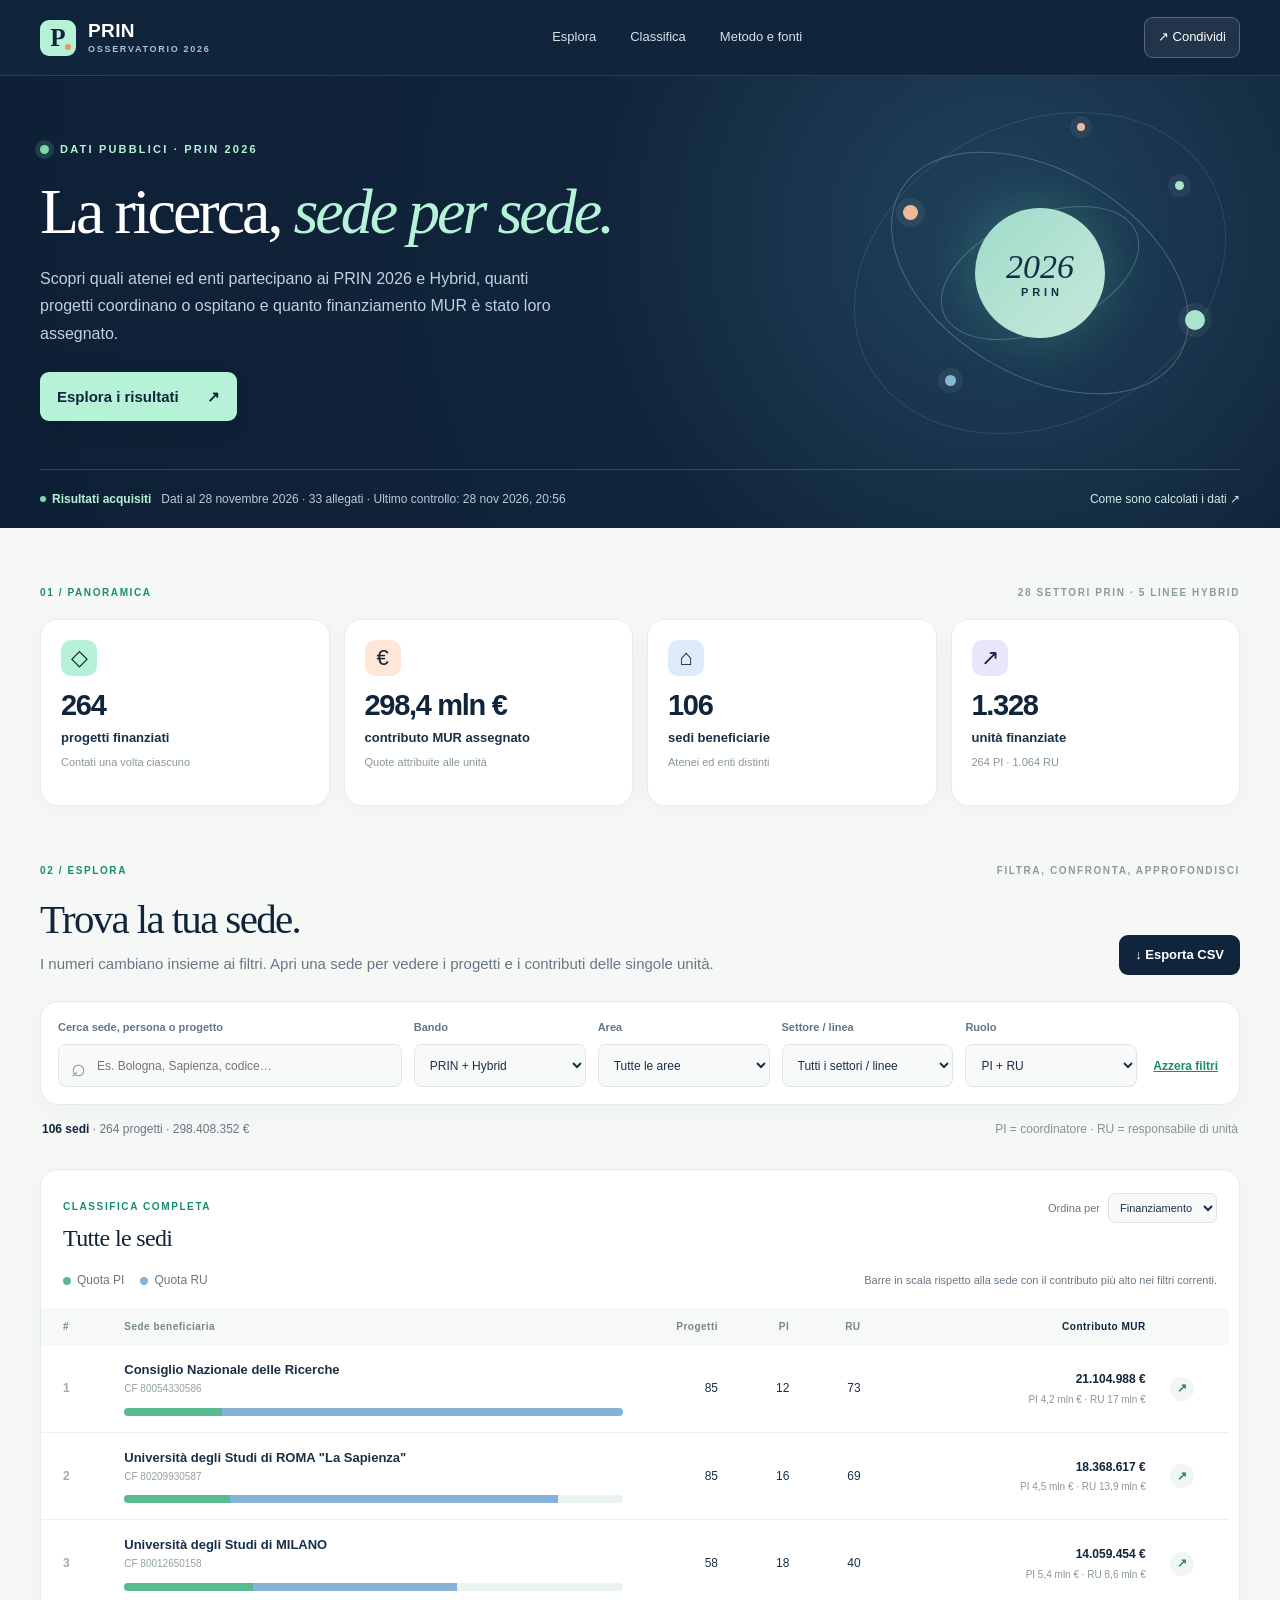
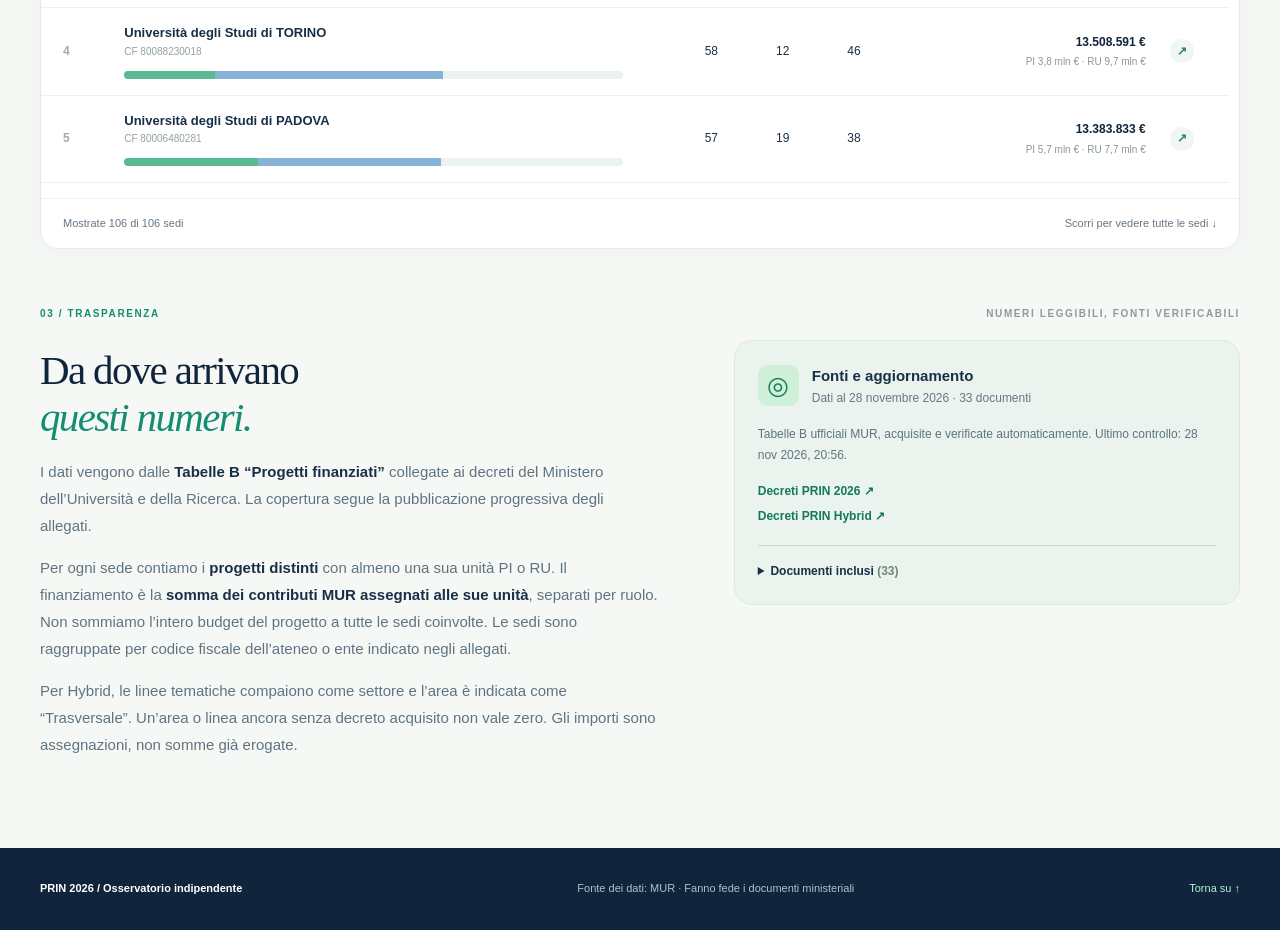
<file: index.html>
<!doctype html>
<html lang="it">
<head>
  <meta charset="utf-8">
  <meta name="viewport" content="width=device-width, initial-scale=1">
  <meta name="theme-color" content="#10243b">
  <meta name="description" content="Esplora i progetti e i contributi MUR dei PRIN 2026 e PRIN Hybrid, per sede, area, settore e ruolo PI o RU.">
  <title>PRIN 2026 · Osservatorio dei finanziamenti</title>
  <link rel="icon" href="data:image/svg+xml,%3Csvg xmlns='http://www.w3.org/2000/svg' viewBox='0 0 64 64'%3E%3Crect width='64' height='64' rx='17' fill='%2310243b'/%3E%3Cpath d='M15 47V17h15c9 0 14 4 14 12s-5 12-14 12h-7v6zm8-14h7c4 0 6-1 6-4s-2-4-6-4h-7z' fill='%23aff0d6'/%3E%3Ccircle cx='48' cy='46' r='5' fill='%23ffbc8f'/%3E%3C/svg%3E">
  <link rel="stylesheet" href="./styles.css">
  <script defer src="./app.js"></script>
</head>
<body>
  <a class="skip" href="#esplora">Vai ai risultati</a>
  <header class="site-header">
    <div class="wrap nav-row">
      <a class="brand" href="#inizio" aria-label="PRIN 2026, ricarica la pagina da capo"><span class="brand-mark">P<span class="brand-dot"></span></span><span>PRIN <small>OSSERVATORIO 2026</small></span></a>
      <nav aria-label="Navigazione principale"><a href="#esplora">Esplora</a><a href="#classifica">Classifica</a><a href="#metodo">Metodo e fonti</a></nav>
      <button class="nav-share" type="button" id="shareBtn" aria-label="Copia il link con i filtri correnti">↗ <span>Condividi</span></button>
    </div>
  </header>

  <main id="inizio">
    <section class="hero" aria-labelledby="hero-title">
      <div class="wrap hero-inner">
        <div class="hero-copy">
          <p class="eyebrow"><span class="pulse" aria-hidden="true"></span> DATI PUBBLICI · PRIN 2026</p>
          <h1 id="hero-title">La ricerca, <em>sede per sede.</em></h1>
          <p class="hero-sub">Scopri quali atenei ed enti partecipano ai PRIN 2026 e Hybrid, quanti progetti coordinano o ospitano e quanto finanziamento MUR è stato loro assegnato.</p>
          <a class="hero-action" href="#esplora">Esplora i risultati <span aria-hidden="true">↗</span></a>
        </div>
        <div class="hero-art" aria-hidden="true"><span class="orbit orbit-one"></span><span class="orbit orbit-two"></span><span class="orbit orbit-three"></span><span class="art-center">2026<small>PRIN</small></span><span class="art-node node-a"></span><span class="art-node node-b"></span><span class="art-node node-c"></span><span class="art-node node-d"></span><span class="art-node node-e"></span></div>
      </div>
      <div class="wrap hero-foot"><div class="status-line" id="statusLine" role="status">Caricamento dei dati…</div><a href="#metodo">Come sono calcolati i dati <span aria-hidden="true">↗</span></a></div>
    </section>

    <section class="wrap overview" aria-label="Numeri principali">
      <div class="section-kicker"><span>01 / PANORAMICA</span><span id="coverageLabel">Risultati pubblicati e acquisiti</span></div>
      <div class="kpis">
        <div class="kpi"><div class="kpi-icon mint">◇</div><div class="kpi-value" id="kpiProjects">—</div><div class="kpi-name">progetti finanziati</div><div class="kpi-hint">Contati una volta ciascuno</div></div>
        <div class="kpi"><div class="kpi-icon peach">€</div><div class="kpi-value" id="kpiFunding">—</div><div class="kpi-name">contributo MUR assegnato</div><div class="kpi-hint">Quote attribuite alle unità</div></div>
        <div class="kpi"><div class="kpi-icon blue">⌂</div><div class="kpi-value" id="kpiInstitutions">—</div><div class="kpi-name">sedi beneficiarie</div><div class="kpi-hint">Atenei ed enti distinti</div></div>
        <div class="kpi"><div class="kpi-icon lavender">↗</div><div class="kpi-value" id="kpiUnits">—</div><div class="kpi-name">unità finanziate</div><div class="kpi-hint" id="rolesHint">PI e RU nelle Tabelle B</div></div>
      </div>
    </section>

    <section class="wrap explore" id="esplora" aria-labelledby="explore-title">
      <div class="section-kicker"><span>02 / ESPLORA</span><span>Filtra, confronta, approfondisci</span></div>
      <div class="section-heading"><div><h2 id="explore-title">Trova la tua sede.</h2><p>I numeri cambiano insieme ai filtri. Apri una sede per vedere i progetti e i contributi delle singole unità.</p></div><button class="export-btn" type="button" id="exportBtn" disabled>↓ Esporta CSV</button></div>

      <div class="filters" aria-label="Filtri dei risultati">
        <div class="search-wrap"><label for="search">Cerca sede, persona o progetto</label><div class="search-field"><span aria-hidden="true">⌕</span><input id="search" type="search" autocomplete="off" placeholder="Es. Bologna, Sapienza, codice…"><div class="suggest" id="suggest" role="listbox" aria-label="Suggerimenti di ricerca" hidden></div></div></div>
        <div class="filter-field"><label for="program">Bando</label><select id="program"><option value="all">PRIN + Hybrid</option><option value="ordinary">PRIN 2026</option><option value="hybrid">PRIN Hybrid</option></select></div>
        <div class="filter-field"><label for="area">Area</label><select id="area"><option value="all">Tutte le aree</option></select></div>
        <div class="filter-field"><label for="sector">Settore / linea</label><select id="sector"><option value="all">Tutti</option></select></div>
        <div class="filter-field"><label for="role">Ruolo</label><select id="role"><option value="all">PI + RU</option><option value="PI">Solo PI</option><option value="RU">Solo RU</option></select></div>
        <button class="clear-btn" type="button" id="resetBtn">Azzera filtri</button>
      </div>
      <div class="filter-meta"><span id="matchSummary" aria-live="polite">—</span><span class="filter-tip">PI = coordinatore · RU = responsabile di unità</span></div>
    </section>

    <section class="wrap rankings" id="classifica" aria-labelledby="ranking-title">
      <div class="list-panel"><div class="panel-top"><div><span class="panel-label">CLASSIFICA COMPLETA</span><h2 id="ranking-title">Tutte le sedi</h2></div><label class="sort-control" for="sort">Ordina per <select id="sort"><option value="funding">Finanziamento</option><option value="projects">Progetti</option><option value="pi">Progetti PI</option><option value="name">Nome</option></select></label></div>
        <div class="ranking-guide"><div class="chart-legend"><span><i class="legend-dot pi" aria-hidden="true"></i>Quota PI</span><span><i class="legend-dot ru" aria-hidden="true"></i>Quota RU</span></div><p id="barScale">Barre in scala rispetto alla sede con il contributo più alto nei filtri correnti.</p></div>
        <div class="table-scroll" tabindex="0" role="region" aria-label="Classifica completa delle sedi: tabella scorribile" aria-describedby="barScale"><table><thead><tr><th scope="col">#</th><th scope="col">Sede beneficiaria</th><th scope="col" class="num">Progetti</th><th scope="col" class="num">PI</th><th scope="col" class="num">RU</th><th scope="col" class="num money-col">Contributo MUR</th><th scope="col"><span class="sr-only">Dettaglio</span></th></tr></thead><tbody id="rankBody"><tr><td colspan="7" class="empty">Caricamento…</td></tr></tbody></table></div>
        <div class="list-foot"><span id="showing">—</span><span>Scorri per vedere tutte le sedi ↓</span></div>
      </div>
    </section>

    <section class="wrap method" id="metodo" aria-labelledby="method-title"><div class="section-kicker"><span>03 / TRASPARENZA</span><span>Numeri leggibili, fonti verificabili</span></div><div class="method-layout"><div><h2 id="method-title">Da dove arrivano<br><em>questi numeri.</em></h2><p>I dati vengono dalle <strong>Tabelle B “Progetti finanziati”</strong> collegate ai decreti del Ministero dell’Università e della Ricerca. La copertura segue la pubblicazione progressiva degli allegati.</p><p>Per ogni sede contiamo i <strong>progetti distinti</strong> con almeno una sua unità PI o RU. Il finanziamento è la <strong>somma dei contributi MUR assegnati alle sue unità</strong>, separati per ruolo. Non sommiamo l’intero budget del progetto a tutte le sedi coinvolte. Le sedi sono raggruppate per codice fiscale dell’ateneo o ente indicato negli allegati.</p><p>Per Hybrid, le linee tematiche compaiono come settore e l’area è indicata come “Trasversale”. Un’area o linea ancora senza decreto acquisito non vale zero. Gli importi sono assegnazioni, non somme già erogate.</p></div><aside class="source-card"><div class="source-head"><span class="source-icon">◎</span><div><strong>Fonti e aggiornamento</strong><span id="sourceDate">In caricamento…</span></div></div><p id="sourceState">I risultati pubblicati sono acquisiti automaticamente quando il sito ospitante esegue l’aggiornamento programmato.</p><div class="source-links"><a href="https://prin.mur.gov.it/Pages/Index/301" target="_blank" rel="noopener noreferrer">Decreti PRIN 2026 ↗</a><a href="https://prin.mur.gov.it/Pages/Index/321" target="_blank" rel="noopener noreferrer">Decreti PRIN Hybrid ↗</a></div><details><summary>Documenti inclusi <span id="docCount"></span></summary><div id="documents" class="document-list"></div></details><div class="source-warning" id="sourceWarnings" hidden></div></aside></div></section>
  </main>
  <footer><div class="wrap footer-inner"><span>PRIN <span class="footer-year">2026</span> / Osservatorio indipendente</span><span>Fonte dei dati: MUR · Fanno fede i documenti ministeriali</span><a href="#inizio">Torna su ↑</a></div></footer>
  <dialog id="detailDialog" aria-labelledby="detailTitle"><div class="dialog-head"><div><span class="panel-label">DETTAGLIO SEDE</span><h2 id="detailTitle"></h2><p id="detailSubtitle"></p></div><button type="button" id="closeDialog" class="dialog-close" aria-label="Chiudi dettaglio">×</button></div><div id="detailContent" class="dialog-content"></div></dialog>
  <div id="toast" class="toast" role="status" aria-live="polite"></div>
</body>
</html>
</file>
<file: styles.css>
:root{--navy:#10243b;--navy-2:#183650;--ink:#183047;--muted:#677786;--line:#dfe7e8;--paper:#f6f8f6;--white:#fff;--mint:#b5f2d7;--green:#158d71;--peach:#ffc39d;--blue:#dceafa;--lav:#eae5fa;--radius:18px}
*{box-sizing:border-box}html{scroll-behavior:smooth;scroll-padding-top:90px}body{margin:0;background:var(--paper);color:var(--ink);font:15px/1.55 -apple-system,BlinkMacSystemFont,"Segoe UI",Arial,sans-serif;-webkit-font-smoothing:antialiased}button,input,select{font:inherit}button{cursor:pointer}a{color:inherit}a:focus-visible,button:focus-visible,input:focus-visible,select:focus-visible,summary:focus-visible{outline:3px solid #33b594;outline-offset:3px}.wrap{width:min(1220px,calc(100% - 80px));margin:auto}.sr-only{position:absolute;width:1px;height:1px;padding:0;margin:-1px;overflow:hidden;clip:rect(0,0,0,0);white-space:nowrap;border:0}.skip{position:fixed;left:1rem;top:-4rem;z-index:20;background:white;padding:.65rem 1rem}.skip:focus{top:1rem}
.site-header{height:76px;background:var(--navy);color:white;border-bottom:1px solid #ffffff20}.nav-row{height:100%;display:flex;align-items:center;justify-content:space-between;gap:28px}.brand{display:inline-flex;gap:12px;align-items:center;text-decoration:none;font-size:19px;font-weight:800;letter-spacing:.02em;line-height:1}.brand small{display:block;color:#aebfce;font-size:9px;letter-spacing:.19em;font-weight:700;margin-top:5px}.brand-mark{position:relative;display:grid;place-items:center;width:36px;height:36px;border-radius:9px;background:var(--mint);color:var(--navy);font:700 25px Georgia,serif}.brand-dot{position:absolute;width:6px;height:6px;border-radius:50%;background:#eb955f;right:5px;bottom:6px}.nav-row nav{display:flex;align-items:center;gap:34px}.nav-row nav a{color:#d5e2e9;text-decoration:none;font-size:13px}.nav-row nav a:hover{color:var(--mint)}.nav-share{background:#ffffff13;border:1px solid #ffffff40;color:white;border-radius:9px;padding:9px 13px;font-size:13px}.nav-share:hover{background:#ffffff28}
.hero{background:radial-gradient(circle at 78% 35%,#21435c 0,#10243b 41%,#0e2035 100%);color:white;overflow:hidden}.hero-inner{min-height:382px;display:grid;grid-template-columns:1.1fr .9fr;align-items:center;position:relative}.hero-copy{padding:54px 0 48px;z-index:1}.eyebrow{color:var(--mint);font-size:11px;font-weight:800;letter-spacing:.2em;display:flex;align-items:center;gap:11px}.pulse{width:9px;height:9px;background:#77dbb0;border-radius:50%;box-shadow:0 0 0 5px #77dbb029}.hero h1{font:normal clamp(47px,5vw,77px)/1.05 Georgia,"Times New Roman",serif;letter-spacing:-.047em;max-width:650px;margin:20px 0}.hero h1 em{color:var(--mint);font-weight:400}.hero-sub{color:#c0d1dc;max-width:525px;font-size:16px;line-height:1.7;margin:0 0 25px}.hero-action{display:inline-flex;align-items:center;gap:28px;background:var(--mint);color:var(--navy);font-weight:750;text-decoration:none;padding:13px 17px;border-radius:9px;box-shadow:0 6px 20px #09131f40}.hero-action:hover{background:#d8fae8}.hero-art{position:relative;width:400px;height:335px;justify-self:end;opacity:.93}.orbit{position:absolute;border:1px solid #b5f2d74a;border-radius:50%;left:50%;top:50%;transform:translate(-50%,-50%) rotate(-23deg)}.orbit-one{width:210px;height:115px}.orbit-two{width:325px;height:205px;transform:translate(-50%,-50%) rotate(31deg)}.orbit-three{width:390px;height:300px;transform:translate(-50%,-50%) rotate(-28deg);border-color:#b5f2d721}.art-center{position:absolute;left:50%;top:50%;transform:translate(-50%,-50%);display:grid;place-items:center;align-content:center;width:130px;height:130px;border-radius:50%;background:linear-gradient(135deg,#a9e7d4,#d4f7e5);color:#123047;font:italic 34px Georgia,serif;box-shadow:0 0 60px #60d5a745}.art-center small{display:block;font:700 11px Arial,sans-serif;letter-spacing:.35em;margin-left:.35em}.art-node{position:absolute;border-radius:50%;box-shadow:0 0 0 7px #ffffff11}.node-a{width:15px;height:15px;background:var(--peach);left:63px;top:100px}.node-b{width:9px;height:9px;background:#b7f2d7;left:335px;top:76px}.node-c{width:20px;height:20px;background:#b7f2d7;left:345px;top:205px}.node-d{width:11px;height:11px;background:#90c1dc;left:105px;top:270px}.node-e{width:8px;height:8px;background:var(--peach);left:237px;top:18px}.hero-foot{display:flex;justify-content:space-between;align-items:center;gap:20px;min-height:59px;border-top:1px solid #ffffff26;color:#b6cbd6;font-size:12px}.hero-foot a{text-decoration:none;color:#cfece2;white-space:nowrap}.hero-foot a:hover{text-decoration:underline}.status-line{display:flex;gap:10px;align-items:center;flex-wrap:wrap}.status-badge{display:inline-flex;align-items:center;gap:6px;color:var(--mint);font-weight:750}.status-badge:before{content:"";width:6px;height:6px;background:#79d9ad;border-radius:50%}.status-badge.attention{color:var(--peach)}.status-badge.attention:before{background:var(--peach)}
.overview,.explore,.rankings,.method{padding-top:57px}.section-kicker{display:flex;justify-content:space-between;align-items:center;gap:18px;color:#8b9b9f;font-size:10px;font-weight:800;letter-spacing:.16em;text-transform:uppercase;margin-bottom:18px}.section-kicker span:first-child{color:var(--green)}.kpis{display:grid;grid-template-columns:repeat(4,1fr);gap:14px}.kpi{background:white;border:1px solid #e8edeb;border-radius:var(--radius);padding:20px;min-height:187px;box-shadow:0 4px 20px #1b344509}.kpi-icon{display:grid;place-items:center;width:36px;height:36px;border-radius:10px;font-size:22px;line-height:1;color:var(--navy);margin-bottom:14px}.kpi-icon.mint{background:var(--mint)}.kpi-icon.peach{background:#ffe6d6}.kpi-icon.blue{background:var(--blue)}.kpi-icon.lavender{background:var(--lav)}.kpi-value{font-size:29px;letter-spacing:-.045em;font-weight:800;color:var(--navy);line-height:1.1;white-space:nowrap}.kpi-name{font-size:13px;font-weight:730;margin-top:7px}.kpi-hint{color:#87969a;font-size:11px;margin-top:5px}
.section-heading{display:flex;justify-content:space-between;align-items:end;gap:18px;margin-bottom:26px}.section-heading h2,.method h2{font:normal clamp(34px,3.2vw,47px)/1.15 Georgia,serif;letter-spacing:-.04em;color:var(--navy);margin:0 0 9px}.section-heading p{color:var(--muted);margin:0;max-width:750px}.export-btn{background:var(--navy);color:white;border:0;border-radius:9px;padding:10px 16px;white-space:nowrap;font-weight:700;font-size:13px}.export-btn:hover{background:#234665}.export-btn:disabled{opacity:.5;cursor:wait}.filters{display:grid;grid-template-columns:minmax(220px,2fr) repeat(4,minmax(110px,1fr)) auto;gap:12px;align-items:end;background:white;border:1px solid #e4ebea;border-radius:var(--radius);padding:17px;box-shadow:0 8px 28px #25424a0a}.filters label{display:block;color:#637686;font-weight:750;font-size:11px;margin:0 0 8px}.filters input,.filters select{background:#f8faf9;color:var(--ink);border:1px solid #dfe7e5;border-radius:8px;height:43px;width:100%;padding:0 11px;font-size:12px;outline:none}.filters input:focus,.filters select:focus{border-color:var(--green);box-shadow:0 0 0 3px #82dac138}.filters select{padding-right:7px}.search-field{position:relative}.search-field span{position:absolute;left:13px;top:4px;font-size:25px;color:#81949f;pointer-events:none}.search-field input{padding-left:38px}.clear-btn{background:transparent;color:var(--green);border:0;text-decoration:underline;font-size:12px;font-weight:750;white-space:nowrap;padding:0 4px 12px}.clear-btn:hover{color:#105e50}.filter-meta{display:flex;align-items:center;justify-content:space-between;gap:15px;color:var(--muted);font-size:12px;margin:15px 2px 0}.filter-meta strong{color:var(--navy)}.filter-tip{color:#839397}
.rankings{display:grid;grid-template-columns:minmax(0,1fr);gap:17px;padding-top:30px;align-items:start}.chart-panel,.list-panel{background:white;border:1px solid #e5ebeb;border-radius:var(--radius);box-shadow:0 4px 20px #1b344508;overflow:hidden}.chart-panel{padding:23px 21px}.panel-top{display:flex;align-items:start;justify-content:space-between;gap:12px}.panel-label{color:var(--green);font-size:10px;letter-spacing:.16em;font-weight:800}.panel-top h2{font:normal 24px/1.25 Georgia,serif;letter-spacing:-.027em;color:var(--navy);margin:7px 0 0}.panel-top h2 span{color:#697f87}.chart-tag{color:var(--green);background:#eaf8f1;border-radius:30px;font-size:10px;font-weight:800;padding:6px 10px;white-space:nowrap}.chart{padding-top:17px;min-height:330px}.bar-row{padding:9px 0;border-bottom:1px solid #eef1f0}.bar-head{display:flex;justify-content:space-between;gap:10px;align-items:center;font-size:12px;margin-bottom:7px}.bar-head button{background:none;border:0;padding:0;text-align:left;color:var(--ink);font-weight:710;overflow:hidden;white-space:nowrap;text-overflow:ellipsis;max-width:68%}.bar-head button:hover{text-decoration:underline}.bar-head strong{white-space:nowrap;font-variant-numeric:tabular-nums;font-size:11px;color:var(--navy)}.bar-track{height:8px;background:#ecf2ef;border-radius:20px;overflow:hidden;display:flex}.bar-piece{height:100%}.bar-piece.pi{background:#59b992}.bar-piece.ru{background:#86b2d7}.chart-legend{display:flex;gap:16px;margin:19px 0 0;color:var(--muted);font-size:11px}.chart-legend span{display:flex;align-items:center;gap:6px}.legend-dot{display:inline-block;width:8px;height:8px;border-radius:50%}.legend-dot.pi{background:#59b992}.legend-dot.ru{background:#86b2d7}
.list-panel .panel-top{padding:23px 22px 18px}.sort-control{display:flex;align-items:center;gap:8px;color:var(--muted);font-size:11px;white-space:nowrap}.sort-control select{border:1px solid #dbe4e2;border-radius:7px;background:#f8faf9;color:var(--ink);padding:7px;font-size:11px}.table-scroll{overflow-x:auto}table{width:100%;border-collapse:collapse;font-size:12px;min-width:610px}thead{background:#f6f9f7;color:#77868b}th{text-align:left;padding:11px 12px;font-size:10px;letter-spacing:.05em;font-weight:800}th:first-child,td:first-child{padding-left:22px}th:last-child,td:last-child{padding-right:20px}td{padding:13px 12px;border-bottom:1px solid #ecf0ee;vertical-align:middle}tr:last-child td{border-bottom:0}tbody tr:hover{background:#f7fbf8}.rank-no{color:#a0acaf;font-weight:750}.inst-button{border:0;background:none;padding:0;text-align:left;color:var(--ink);font-weight:700;line-height:1.38;max-width:250px}.inst-button:hover{color:var(--green);text-decoration:underline}.inst-sub{display:block;color:#93a0a5;font-size:10px;font-weight:500;margin-top:3px}.num{text-align:right;font-variant-numeric:tabular-nums}.money-col{font-weight:800;color:var(--navy);white-space:nowrap}.row-arrow{border:0;background:#f0f6f3;color:#2c866b;width:24px;height:24px;border-radius:50%;font-weight:bold}.row-arrow:hover{background:#d9f1e6}.empty{text-align:center;padding:34px;color:var(--muted)}.list-foot{display:flex;align-items:center;justify-content:space-between;gap:12px;padding:16px 22px;color:var(--muted);font-size:11px;border-top:1px solid #edf1f0}.list-foot button{background:none;color:var(--green);border:0;font-size:11px;font-weight:800}.list-foot button:hover{text-decoration:underline}
.method{padding-bottom:75px}.method-layout{display:grid;grid-template-columns:1.1fr .9fr;gap:75px;align-items:start}.method h2{margin:7px 0 17px}.method h2 em{color:var(--green);font-weight:400}.method p{color:#5f7480;line-height:1.8;max-width:670px}.method strong{color:var(--ink)}.source-card{background:#eaf3ed;border:1px solid #daeadf;padding:23px;border-radius:var(--radius);color:var(--ink)}.source-head{display:flex;align-items:center;gap:13px}.source-head strong,.source-head span:last-child{display:block}.source-head span:last-child{font-size:12px;color:var(--muted);margin-top:2px}.source-icon{display:grid;place-items:center;width:41px;height:41px;border-radius:10px;background:#cef0d8;color:#167b5c;font-size:25px}.source-card p{font-size:12px;line-height:1.7;margin:17px 0}.source-links{display:grid;gap:6px}.source-links a,.document-list a{font-size:12px;font-weight:700;color:#16785e;text-decoration:none}.source-links a:hover,.document-list a:hover{text-decoration:underline}.source-card details{margin-top:20px;border-top:1px solid #cadece;padding-top:16px}.source-card summary{font-size:12px;font-weight:750;cursor:pointer}.source-card summary span{color:#72857b}.document-list{margin-top:12px;max-height:225px;overflow:auto;display:grid;gap:7px}.document-list a{display:block;font-weight:600}.source-warning{margin-top:16px;background:#fff6ea;border:1px solid #f1d4b3;color:#75532d;border-radius:10px;padding:10px 12px;font-size:11px;line-height:1.5}.source-warning strong{display:block;margin-bottom:5px}.source-warning ul{margin:0;padding-left:17px}
footer{background:var(--navy);color:#adc2cd}.footer-inner{display:flex;justify-content:space-between;align-items:center;gap:14px;min-height:82px;font-size:11px}.footer-inner span:first-child{color:white;font-weight:750}.footer-year{color:var(--mint)}.footer-inner a{color:var(--mint);text-decoration:none}
dialog{border:0;border-radius:18px;padding:0;width:min(700px,calc(100% - 28px));max-height:min(85vh,850px);box-shadow:0 24px 75px #091f3680;color:var(--ink)}dialog::backdrop{background:#071c31b5;backdrop-filter:blur(3px)}.dialog-head{padding:26px 28px 20px;display:flex;justify-content:space-between;align-items:start;gap:12px;border-bottom:1px solid var(--line)}.dialog-head h2{font:normal 30px/1.15 Georgia,serif;letter-spacing:-.03em;margin:6px 0 4px;color:var(--navy)}.dialog-head p{color:var(--muted);font-size:12px;margin:0}.dialog-close{flex:none;width:32px;height:32px;border-radius:50%;border:0;background:#f0f4f2;color:var(--navy);font-size:23px;line-height:1}.dialog-content{padding:22px 28px 28px;max-height:calc(85vh - 118px);overflow:auto}.detail-metrics{display:grid;grid-template-columns:repeat(3,1fr);gap:10px;margin-bottom:22px}.detail-metrics div{background:#f3f8f5;padding:13px;border-radius:10px}.detail-metrics strong{display:block;color:var(--navy);font-size:20px}.detail-metrics span{display:block;font-size:11px;color:var(--muted)}.detail-heading{font-weight:800;font-size:12px;margin:0 0 10px;color:var(--navy)}.project-card{border:1px solid var(--line);border-radius:10px;padding:13px;margin-bottom:9px}.project-top{display:flex;justify-content:space-between;align-items:start;gap:10px}.project-top strong{display:block;font-size:13px;color:var(--navy);line-height:1.3}.project-top small{display:block;color:var(--muted);font-size:11px;margin-top:3px}.project-amount{color:var(--navy);font-weight:800;white-space:nowrap;font-size:12px}.project-bottom{display:flex;flex-wrap:wrap;justify-content:space-between;gap:6px;margin-top:11px;color:var(--muted);font-size:11px}.role-chip{color:#15775b;background:#e4f5eb;border-radius:6px;padding:2px 6px;font-weight:800}.role-chip.ru{color:#427293;background:#e7f2fb}.project-bottom a{color:var(--green);text-decoration:none}.project-bottom a:hover{text-decoration:underline}.toast{position:fixed;right:22px;bottom:22px;z-index:15;background:var(--navy);color:white;padding:12px 16px;border-radius:10px;box-shadow:0 10px 25px #10243b44;opacity:0;transform:translateY(10px);transition:.2s;pointer-events:none;font-size:12px}.toast.visible{opacity:1;transform:translateY(0)}
@media(max-width:1100px){.filters{grid-template-columns:repeat(4,1fr)}.search-wrap{grid-column:span 2}.clear-btn{justify-self:start}.hero-art{transform:scale(.82);transform-origin:center right}}@media(max-width:800px){.wrap{width:min(100% - 36px,650px)}.site-header{height:66px}.nav-row nav{display:none}.hero-inner{display:block;min-height:unset}.hero-copy{padding:47px 0 35px}.hero h1{font-size:clamp(44px,9vw,64px)}.hero-art{display:none}.hero-foot{padding:12px 0;align-items:flex-start}.kpis{grid-template-columns:repeat(2,1fr)}.rankings,.method-layout{grid-template-columns:1fr}.method-layout{gap:20px}.chart{min-height:0}.filters{grid-template-columns:repeat(2,1fr)}.search-wrap{grid-column:span 2}.filter-field{min-width:0}.section-heading{align-items:start}.section-kicker span:last-child{display:none}}@media(max-width:520px){.wrap{width:calc(100% - 28px)}.brand{font-size:16px}.brand small{font-size:8px}.brand-mark{width:32px;height:32px}.nav-share span{display:none}.hero-sub{font-size:14px}.hero-foot a{display:none}.overview,.explore,.method{padding-top:40px}.kpis{gap:9px}.kpi{min-height:151px;padding:14px}.kpi-value{font-size:23px}.kpi-name{font-size:12px}.section-heading{display:block}.export-btn{margin-top:16px}.filters{padding:13px;gap:10px}.filter-tip{display:none}.filter-field select{font-size:11px}.rankings{padding-top:20px}.method{padding-bottom:45px}.section-kicker{font-size:9px}.panel-top h2{font-size:21px}.list-panel .panel-top{display:block}.sort-control{margin-top:13px}.dialog-head,.dialog-content{padding-left:17px;padding-right:17px}.detail-metrics{grid-template-columns:repeat(3,1fr)}.detail-metrics strong{font-size:16px}.footer-inner{align-items:flex-start;flex-direction:column;padding:19px 0;gap:5px}}
.table-scroll table{min-width:690px}.funding-split{display:block;color:#89979c;font-size:10px;font-weight:500;margin-top:3px}.detail-split{color:var(--muted);font-size:12px;margin:0 0 22px}.detail-split strong{color:var(--navy)}
@media(prefers-reduced-motion:reduce){html{scroll-behavior:auto}.toast{transition:none}}

/* The complete ranking scrolls beneath its fixed heading and legend. */
.rankings{--ranking-height:680px}
.chart-panel,.list-panel{height:var(--ranking-height);min-width:0;display:flex;flex-direction:column}
.chart-panel .panel-top,.list-panel .panel-top,.chart-legend,.list-foot{flex:none}
.chart{flex:1;min-height:0;margin-top:17px;padding-top:0;overflow-y:auto;scrollbar-gutter:stable}
.table-scroll{flex:1;min-height:0;overflow:auto;scrollbar-gutter:stable}
.table-scroll thead th{position:sticky;top:0;z-index:1;background:#f6f9f7}
.chart,.table-scroll{scrollbar-width:thin;scrollbar-color:#91b5a6 #f3f7f5}
.chart:focus-visible,.table-scroll:focus-visible{outline:3px solid #33b594;outline-offset:-3px}
@media(max-width:800px){.rankings{--ranking-height:560px}}

/* Unified ranking: figures, links and comparable PI/RU bars in each row. */
.ranking-guide{display:flex;align-items:center;justify-content:space-between;flex-wrap:wrap;gap:8px 24px;padding:0 22px 18px;flex:none}
.ranking-guide .chart-legend{margin:0;font-size:12px}
.ranking-guide p{margin:0;color:var(--muted);font-size:11px}
.list-panel .inst-button{max-width:none;font-size:13px}
.table-scroll table{table-layout:fixed;min-width:760px}
.table-scroll th:first-child{width:6%}
.table-scroll th:nth-child(2){width:44%}
.table-scroll th:nth-child(3){width:8%}
.table-scroll th:nth-child(4),.table-scroll th:nth-child(5){width:6%}
.table-scroll th:nth-child(6){width:24%}
.table-scroll th:last-child{width:6%}
.institution-bar{margin-top:10px;width:100%;height:8px}
.bar-piece{flex-shrink:0}
.table-scroll td{padding-top:16px;padding-bottom:16px}
@media(max-width:520px){.ranking-guide{padding-left:16px;padding-right:16px}.list-foot{flex-wrap:wrap}.list-panel .panel-top{padding-left:16px;padding-right:16px}}

/* Suggerimenti di ricerca (menu a tendina sotto il campo) */
.suggest{position:absolute;left:0;right:0;top:calc(100% + 6px);z-index:30;background:#fff;border:1px solid #dfe7e5;border-radius:12px;box-shadow:0 14px 34px #25424a24;max-height:min(360px,60vh);overflow-y:auto;padding:6px}
.suggest[hidden]{display:none}
.sg-head{color:#637686;font-weight:750;font-size:11px;padding:8px 10px 4px}
.sg-item{display:block;padding:8px 10px;border-radius:8px;cursor:pointer}
.sg-item:hover,.sg-item.sg-active{background:#eaf5f1}
.sg-main{color:var(--navy);font-size:13px;font-weight:650;line-height:1.35;overflow:hidden;text-overflow:ellipsis;white-space:nowrap}
.sg-sub{color:var(--muted);font-size:11.5px;margin-top:1px;overflow:hidden;text-overflow:ellipsis;white-space:nowrap}
.sg-item mark{background:#b5f2d780;color:inherit;border-radius:3px;padding:0 1px}
/* Etichette dei gruppi nel menu settore/linea */
.filters select optgroup{font-style:normal;font-weight:700;color:#637686}
.filters select option{font-weight:400;color:var(--navy)}
</file>
